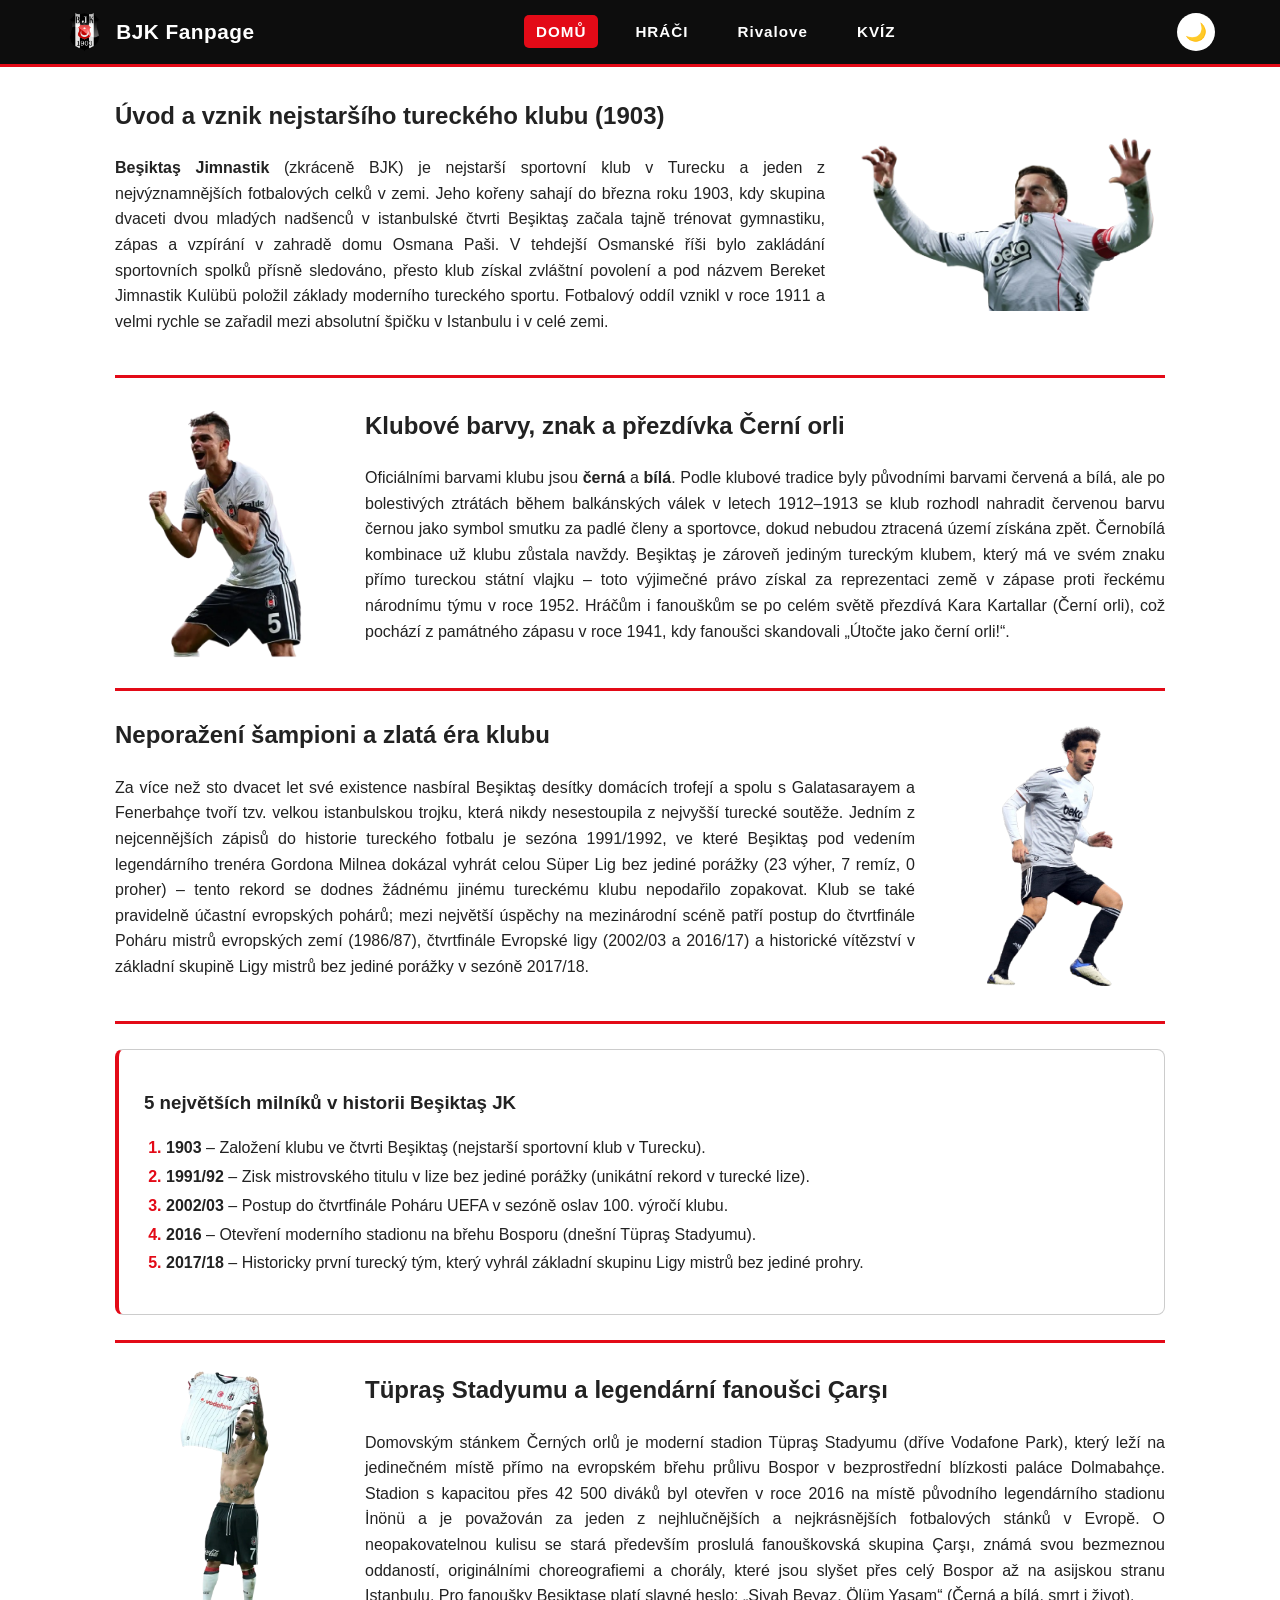
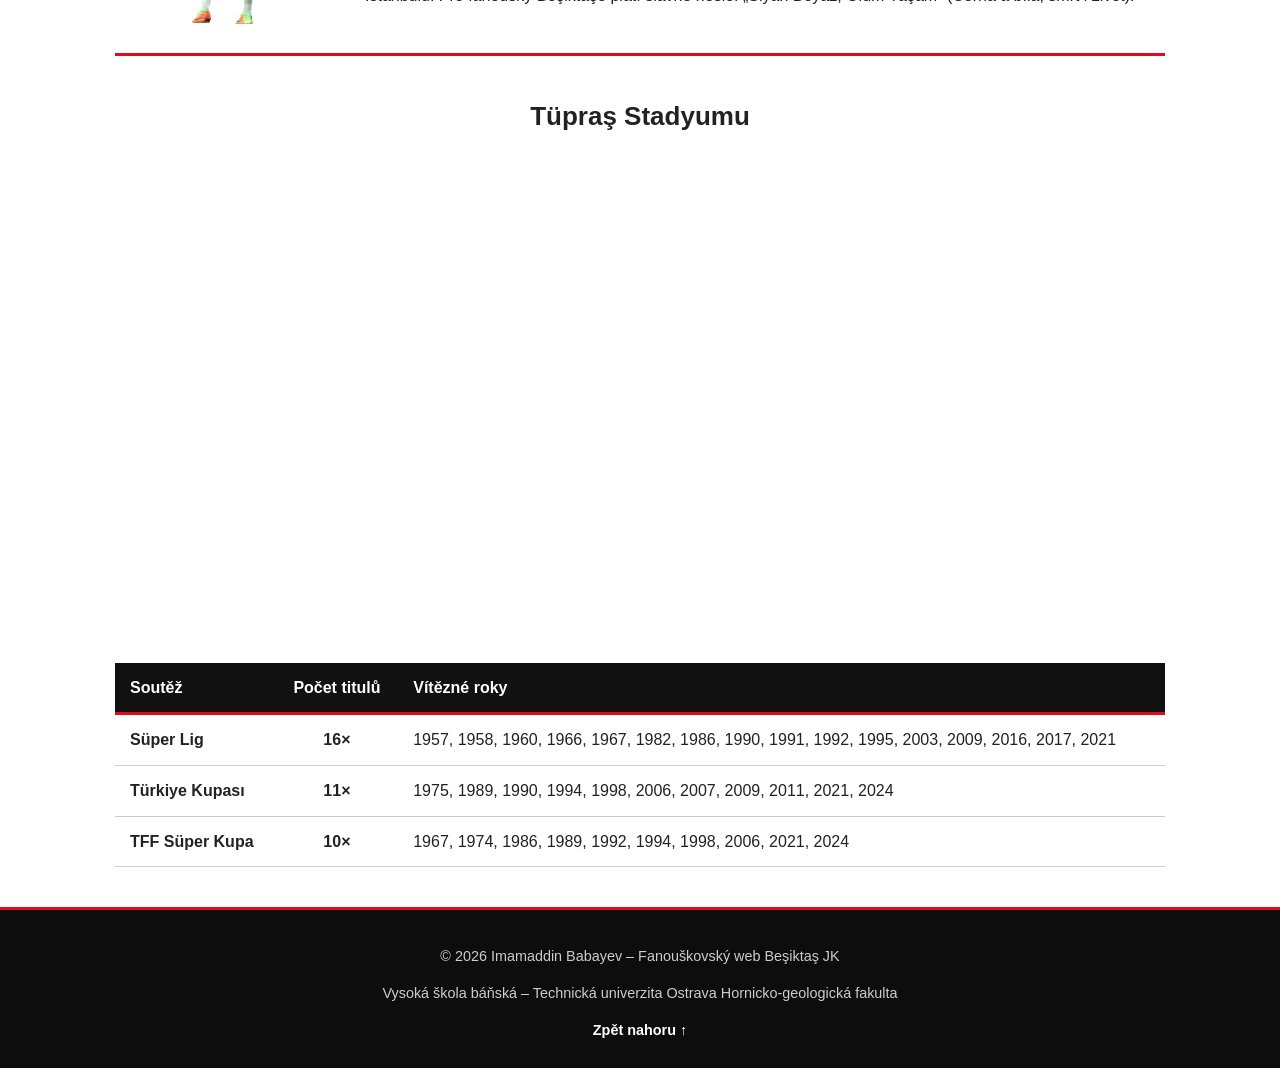
<file: index.html>
<!DOCTYPE html>
<html lang="cs">

<head>
    <meta charset="UTF-8">
    <meta name="viewport" content="width=device-width, initial-scale=1.0">
    <title>Besiktas</title>
    <link rel="stylesheet" href="css/style.css">
</head>

<body>
    <header>
        <div class="nav-container">
            <!-- Levá část: Znak klubu + název -->
            <a href="index.html" class="brand">
                <img src="img/besiktas.png" alt="Znak Beşiktaş JK" class="brand-logo">
                <span>BJK Fanpage</span>
            </a>

            <!-- Střední část: Navigace -->
            <nav>
                <ul>
                    <li><a href="index.html" class="active">DOMŮ</a></li>
                    <li><a href="hrace.html">HRÁČI</a></li>
                    <li><a href="rivalove.html">Rivalove</a></li>
                    <li><a href="fanzone.html">KVÍZ</a></li>
                </ul>
            </nav>

            <!-- Pravá část: Kulaté tlačítko pro tmavý režim -->
            <button id="theme-toggle" class="theme-btn" title="Přepnout režim">🌙</button>
        </div>
    </header>
    <main>
        <section class="sekce-hrac">
            <div class="text-blok">
                <h2>Úvod a vznik nejstaršího tureckého klubu (1903)</h2>
                <p><strong>Beşiktaş Jimnastik </strong> (zkráceně BJK) je nejstarší sportovní klub v Turecku a jeden z
                    nejvýznamnějších
                    fotbalových celků v zemi. Jeho kořeny sahají do března roku 1903, kdy skupina dvaceti dvou mladých
                    nadšenců
                    v istanbulské čtvrti Beşiktaş začala tajně trénovat gymnastiku, zápas a vzpírání v zahradě domu
                    Osmana Paši.
                    V tehdejší Osmanské říši bylo zakládání sportovních spolků přísně sledováno, přesto klub získal
                    zvláštní
                    povolení a pod názvem Bereket Jimnastik Kulübü položil základy moderního tureckého sportu. Fotbalový
                    oddíl
                    vznikl v roce 1911 a velmi rychle se zařadil mezi absolutní špičku v Istanbulu i v celé zemi.</p>


            </div>
            <img src="img/orkun.png" alt="Hráč Beşiktaş JK" class="hrac-foto atiba">
        </section>
      
        <hr>
        <section class="sekce-hrac">
            <img src="img/pepe.png" alt="Hráč Beşiktaş JK" class="hrac-foto">
            <div class="text-blok">
                <h2> Klubové barvy, znak a přezdívka Černí orli</h2>
                <p>Oficiálními barvami klubu jsou <strong>černá</strong> a <strong> bílá</strong>. Podle klubové tradice
                    byly
                    původními barvami červená a bílá, ale
                    po bolestivých ztrátách během balkánských válek v letech 1912–1913 se klub rozhodl nahradit červenou
                    barvu
                    černou jako symbol smutku za padlé členy a sportovce, dokud nebudou ztracená území získána zpět.
                    Černobílá
                    kombinace už klubu zůstala navždy. Beşiktaş je zároveň jediným tureckým klubem, který má ve svém
                    znaku přímo
                    tureckou státní vlajku – toto výjimečné právo získal za reprezentaci země v zápase proti řeckému
                    národnímu
                    týmu v roce 1952. Hráčům i fanouškům se po celém světě přezdívá Kara Kartallar (Černí orli), což
                    pochází z
                    památného zápasu v roce 1941, kdy fanoušci skandovali „Útočte jako černí orli!“.</p>


            </div>

        </section>
        <hr>
        <section class="sekce-hrac">
            <div class="text-blok">
                <h2> Neporažení šampioni a zlatá éra klubu</h2>
                <p>Za více než sto dvacet let své existence nasbíral Beşiktaş desítky domácích trofejí a spolu s
                    Galatasarayem a
                    Fenerbahçe tvoří tzv. velkou istanbulskou trojku, která nikdy nesestoupila z nejvyšší turecké
                    soutěže.
                    Jedním z nejcennějších zápisů do historie tureckého fotbalu je sezóna 1991/1992, ve které Beşiktaş
                    pod
                    vedením legendárního trenéra Gordona Milnea dokázal vyhrát celou Süper Lig bez jediné porážky (23
                    výher, 7
                    remíz, 0 proher) – tento rekord se dodnes žádnému jinému tureckému klubu nepodařilo zopakovat. Klub
                    se také
                    pravidelně účastní evropských pohárů; mezi největší úspěchy na mezinárodní scéně patří postup do
                    čtvrtfinále
                    Poháru mistrů evropských zemí (1986/87), čtvrtfinále Evropské ligy (2002/03 a 2016/17) a historické
                    vítězství v základní skupině Ligy mistrů bez jediné porážky v sezóně 2017/18.</p>


            </div>
            <img src="img/ozyakup.png" alt="Hráč Beşiktaş JK" class="hrac-foto">

        </section>
        <hr>
           <section class="sekce-zebricek">
            <h3>5 největších milníků v historii Beşiktaş JK</h3>
            <ol class="cislovany-seznam">
                <li><strong>1903</strong> – Založení klubu ve čtvrti Beşiktaş (nejstarší sportovní klub v Turecku).</li>
                <li><strong>1991/92</strong> – Zisk mistrovského titulu v lize bez jediné porážky (unikátní rekord v
                    turecké lize).</li>
                <li><strong>2002/03</strong> – Postup do čtvrtfinále Poháru UEFA v sezóně oslav 100. výročí klubu.</li>
                <li><strong>2016</strong> – Otevření moderního stadionu na břehu Bosporu (dnešní Tüpraş Stadyumu).</li>
                <li><strong>2017/18</strong> – Historicky první turecký tým, který vyhrál základní skupinu Ligy mistrů
                    bez jediné prohry.</li>
            </ol>
        </section>
        <hr>
        <section class="sekce-hrac">
            <img src="img/quaresma.png" alt="Hráč Beşiktaş JK" class="hrac-foto">
            <div class="text-blok">
                <h2> Tüpraş Stadyumu a legendární fanoušci Çarşı</h2>
                <p>Domovským stánkem Černých orlů je moderní stadion Tüpraş Stadyumu (dříve Vodafone Park), který leží
                    na jedinečném
                    místě přímo na evropském břehu průlivu Bospor v bezprostřední blízkosti paláce Dolmabahçe. Stadion s
                    kapacitou
                    přes 42 500 diváků byl otevřen v roce 2016 na místě původního legendárního stadionu İnönü a je
                    považován za
                    jeden z nejhlučnějších a nejkrásnějších fotbalových stánků v Evropě. O neopakovatelnou kulisu se
                    stará především
                    proslulá fanouškovská skupina Çarşı, známá svou bezmeznou oddaností, originálními choreografiemi a
                    chorály,
                    které jsou slyšet přes celý Bospor až na asijskou stranu Istanbulu. Pro fanoušky Beşiktaşe platí
                    slavné heslo:
                    „Siyah Beyaz, Ölüm Yaşam“ (Černá a bílá, smrt i život).</p>


            </div>

        </section>
        <hr>
        <section class="mapa-stadionu">
            <h3>Tüpraş Stadyumu</h3>
            <iframe width="100%" height="350" style="border:0;" loading="lazy"
                referrerpolicy="no-referrer-when-downgrade"
                src="https://maps.google.com/maps?q=41.0394,28.9944&z=16&output=embed">
            </iframe>
        </section>
        <section class="sekce-hrac">
            <table>
                <thead>
                    <tr>
                        <th>Soutěž</th>
                        <th>Počet titulů</th>
                        <th>Vítězné roky</th>
                    </tr>
                </thead>
                <tbody>
                    <tr>
                        <td><strong>Süper Lig</strong></td>
                        <td><strong>16×</strong></td>
                        <td>1957, 1958, 1960, 1966, 1967, 1982, 1986, 1990, 1991, 1992, 1995, 2003, 2009, 2016, 2017,
                            2021</td>
                    </tr>

                    <tr>
                        <td><strong>Türkiye Kupası</strong></td>
                        <td><strong>11×</strong></td>
                        <td>1975, 1989, 1990, 1994, 1998, 2006, 2007, 2009, 2011, 2021, 2024</td>
                    </tr>

                    <tr>
                        <td><strong>TFF Süper Kupa</strong></td>
                        <td><strong>10×</strong></td>
                        <td>1967, 1974, 1986, 1989, 1992, 1994, 1998, 2006, 2021, 2024</td>
                    </tr>
                </tbody>
            </table>
        </section>
       
    </main>
    <footer>
        <div class="footer-container">
            <p>&copy; 2026 Imamaddin Babayev – Fanouškovský web Beşiktaş JK</p>
            <p>Vysoká škola báňská – Technická univerzita Ostrava Hornicko-geologická fakulta </p>
            <p><a href="#">Zpět nahoru ↑</a></p>
        </div>
    </footer>

    <script src="js/main.js"></script>
</body>


</html>
</file>
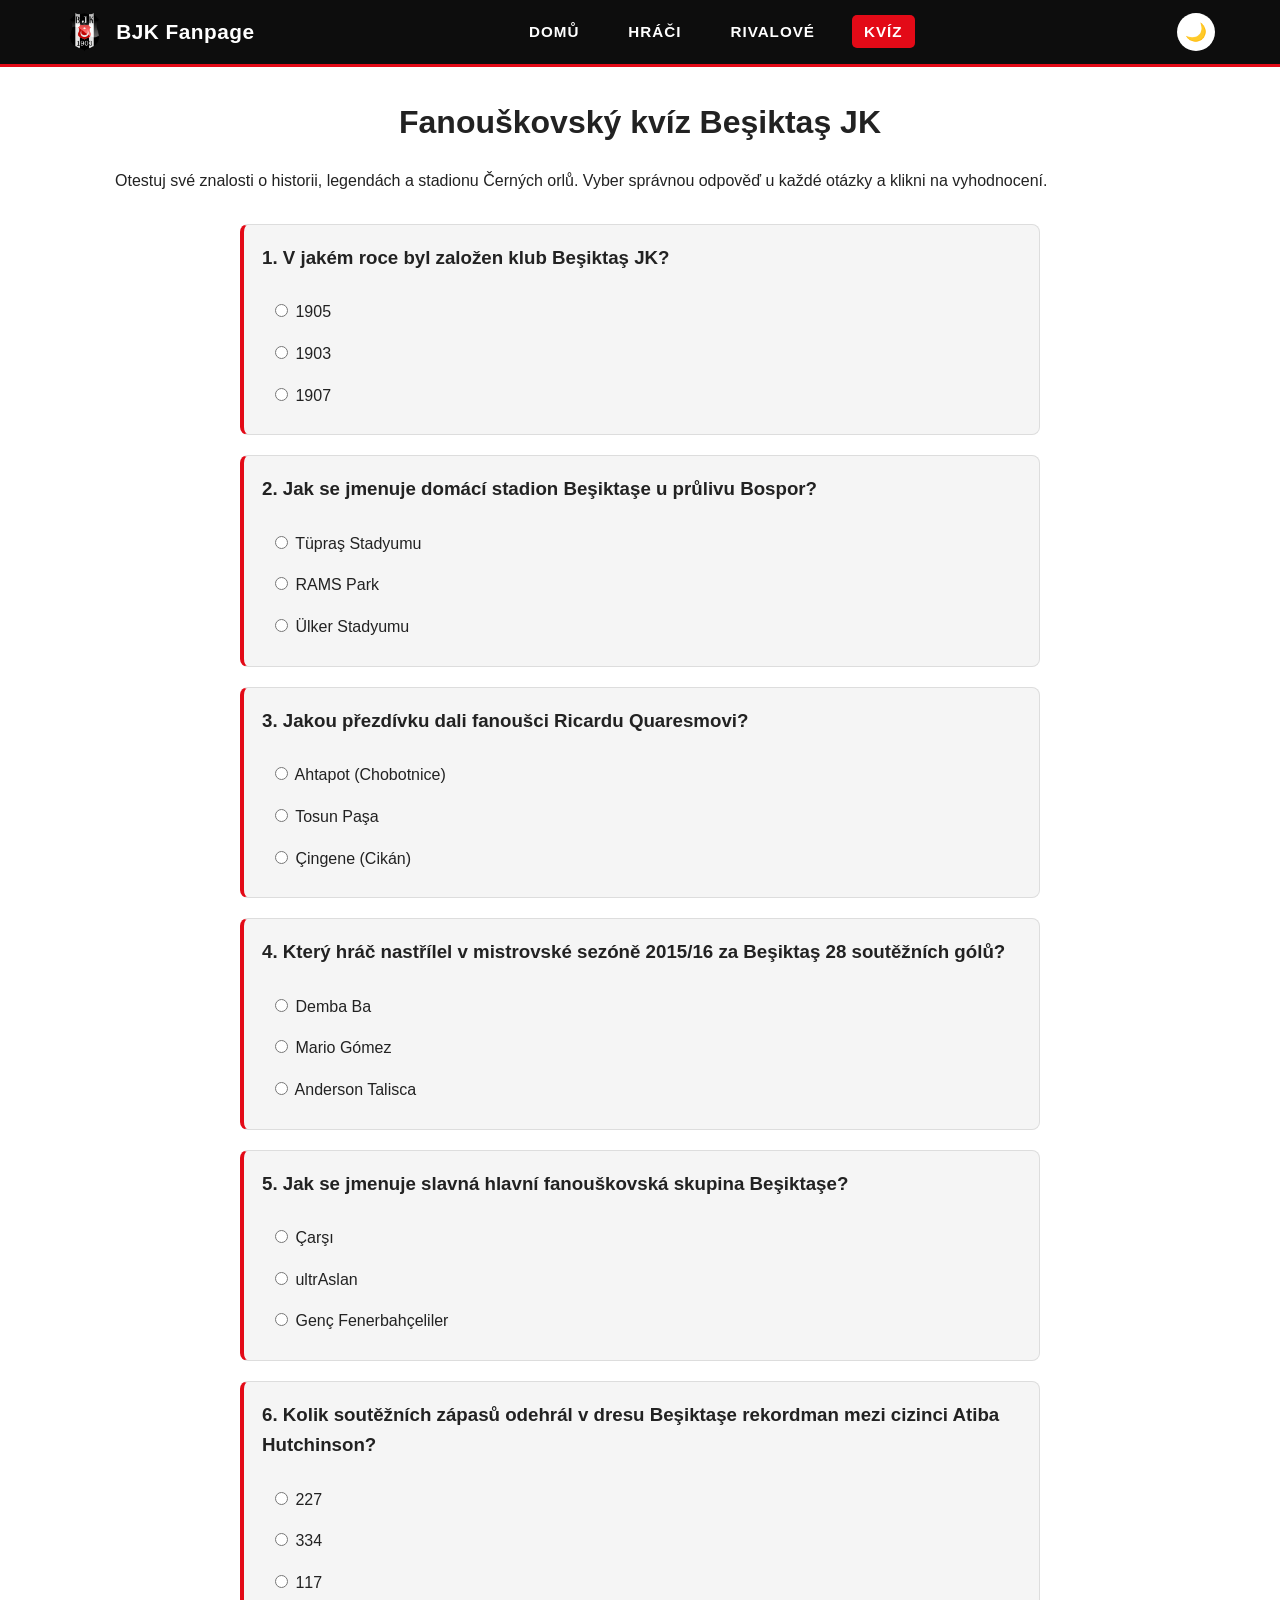
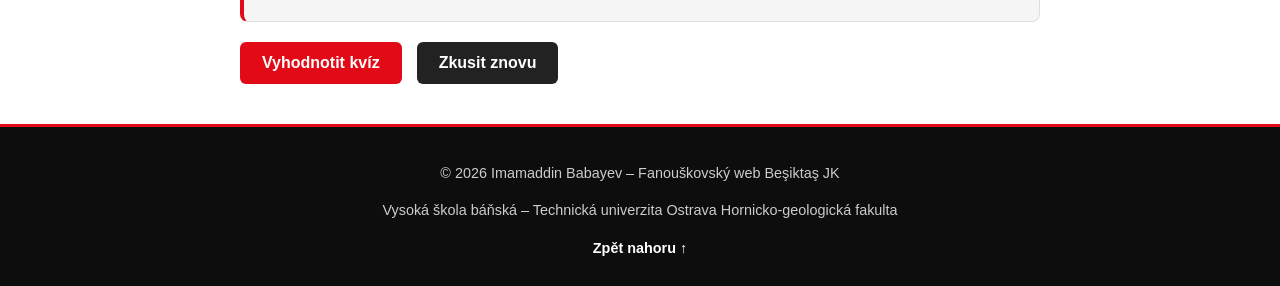
<file: fanzone.html>
<!DOCTYPE html>
<html lang="cs">

<head>
    <meta charset="UTF-8">
    <meta name="viewport" content="width=device-width, initial-scale=1.0">
    <title>Kvíz | BJK Fanpage</title>
    <link rel="stylesheet" href="css/style.css">
</head>

<body>
    <header>
        <div class="nav-container">
            <a href="index.html" class="brand">
                <img src="img/besiktas.png" alt="Znak Beşiktaş JK" class="brand-logo">
                <span>BJK Fanpage</span>
            </a>

            <nav>
                <ul>
                    <li><a href="index.html">DOMŮ</a></li>
                    <li><a href="hrace.html">HRÁČI</a></li>
                    <li><a href="rivalove.html">RIVALOVÉ</a></li>
                    <li><a href="fanzone.html" class="active">KVÍZ</a></li>
                </ul>
            </nav>

            <button id="theme-toggle" class="theme-btn" title="Přepnout režim">🌙</button>
        </div>
    </header>

    <main>
        <h1>Fanouškovský kvíz Beşiktaş JK</h1>
        <p>Otestuj své znalosti o historii, legendách a stadionu Černých orlů. Vyber správnou odpověď u každé otázky a klikni na vyhodnocení.</p>

        <form id="bjk-quiz" class="quiz-kontejner">
            <!-- Otázka 1 -->
            <div class="quiz-otazka">
                <h3>1. V jakém roce byl založen klub Beşiktaş JK?</h3>
                <label><input type="radio" name="q1" value="a"> 1905</label>
                <label><input type="radio" name="q1" value="b"> 1903</label>
                <label><input type="radio" name="q1" value="c"> 1907</label>
            </div>

            <!-- Otázka 2 -->
            <div class="quiz-otazka">
                <h3>2. Jak se jmenuje domácí stadion Beşiktaşe u průlivu Bospor?</h3>
                <label><input type="radio" name="q2" value="a"> Tüpraş Stadyumu</label>
                <label><input type="radio" name="q2" value="b"> RAMS Park</label>
                <label><input type="radio" name="q2" value="c"> Ülker Stadyumu</label>
            </div>

            <!-- Otázka 3 -->
            <div class="quiz-otazka">
                <h3>3. Jakou přezdívku dali fanoušci Ricardu Quaresmovi?</h3>
                <label><input type="radio" name="q3" value="a"> Ahtapot (Chobotnice)</label>
                <label><input type="radio" name="q3" value="b"> Tosun Paşa</label>
                <label><input type="radio" name="q3" value="c"> Çingene (Cikán)</label>
            </div>

            <!-- Otázka 4 -->
            <div class="quiz-otazka">
                <h3>4. Který hráč nastřílel v mistrovské sezóně 2015/16 za Beşiktaş 28 soutěžních gólů?</h3>
                <label><input type="radio" name="q4" value="a"> Demba Ba</label>
                <label><input type="radio" name="q4" value="b"> Mario Gómez</label>
                <label><input type="radio" name="q4" value="c"> Anderson Talisca</label>
            </div>

            <!-- Otázka 5 -->
            <div class="quiz-otazka">
                <h3>5. Jak se jmenuje slavná hlavní fanouškovská skupina Beşiktaşe?</h3>
                <label><input type="radio" name="q5" value="a"> Çarşı</label>
                <label><input type="radio" name="q5" value="b"> ultrAslan</label>
                <label><input type="radio" name="q5" value="c"> Genç Fenerbahçeliler</label>
            </div>

            <!-- Otázka 6 -->
            <div class="quiz-otazka">
                <h3>6. Kolik soutěžních zápasů odehrál v dresu Beşiktaşe rekordman mezi cizinci Atiba Hutchinson?</h3>
                <label><input type="radio" name="q6" value="a"> 227</label>
                <label><input type="radio" name="q6" value="b"> 334</label>
                <label><input type="radio" name="q6" value="c"> 117</label>
            </div>

            <div class="quiz-tlacitka">
                <button type="button" id="vyhodnotit-btn" class="btn-hlavni">Vyhodnotit kvíz</button>
                <button type="reset" id="reset-btn" class="btn-vedlejsi">Zkusit znovu</button>
            </div>
        </form>

        <div id="quiz-vysledek" class="quiz-vysledek"></div>
    </main>

    <footer>
        <div class="footer-container">
            <p>&copy; 2026 Imamaddin Babayev – Fanouškovský web Beşiktaş JK</p>
            <p>Vysoká škola báňská – Technická univerzita Ostrava Hornicko-geologická fakulta</p>
            <p><a href="#">Zpět nahoru ↑</a></p>
        </div>
    </footer>

    <script src="js/main.js"></script>
</body>

</html>
</file>
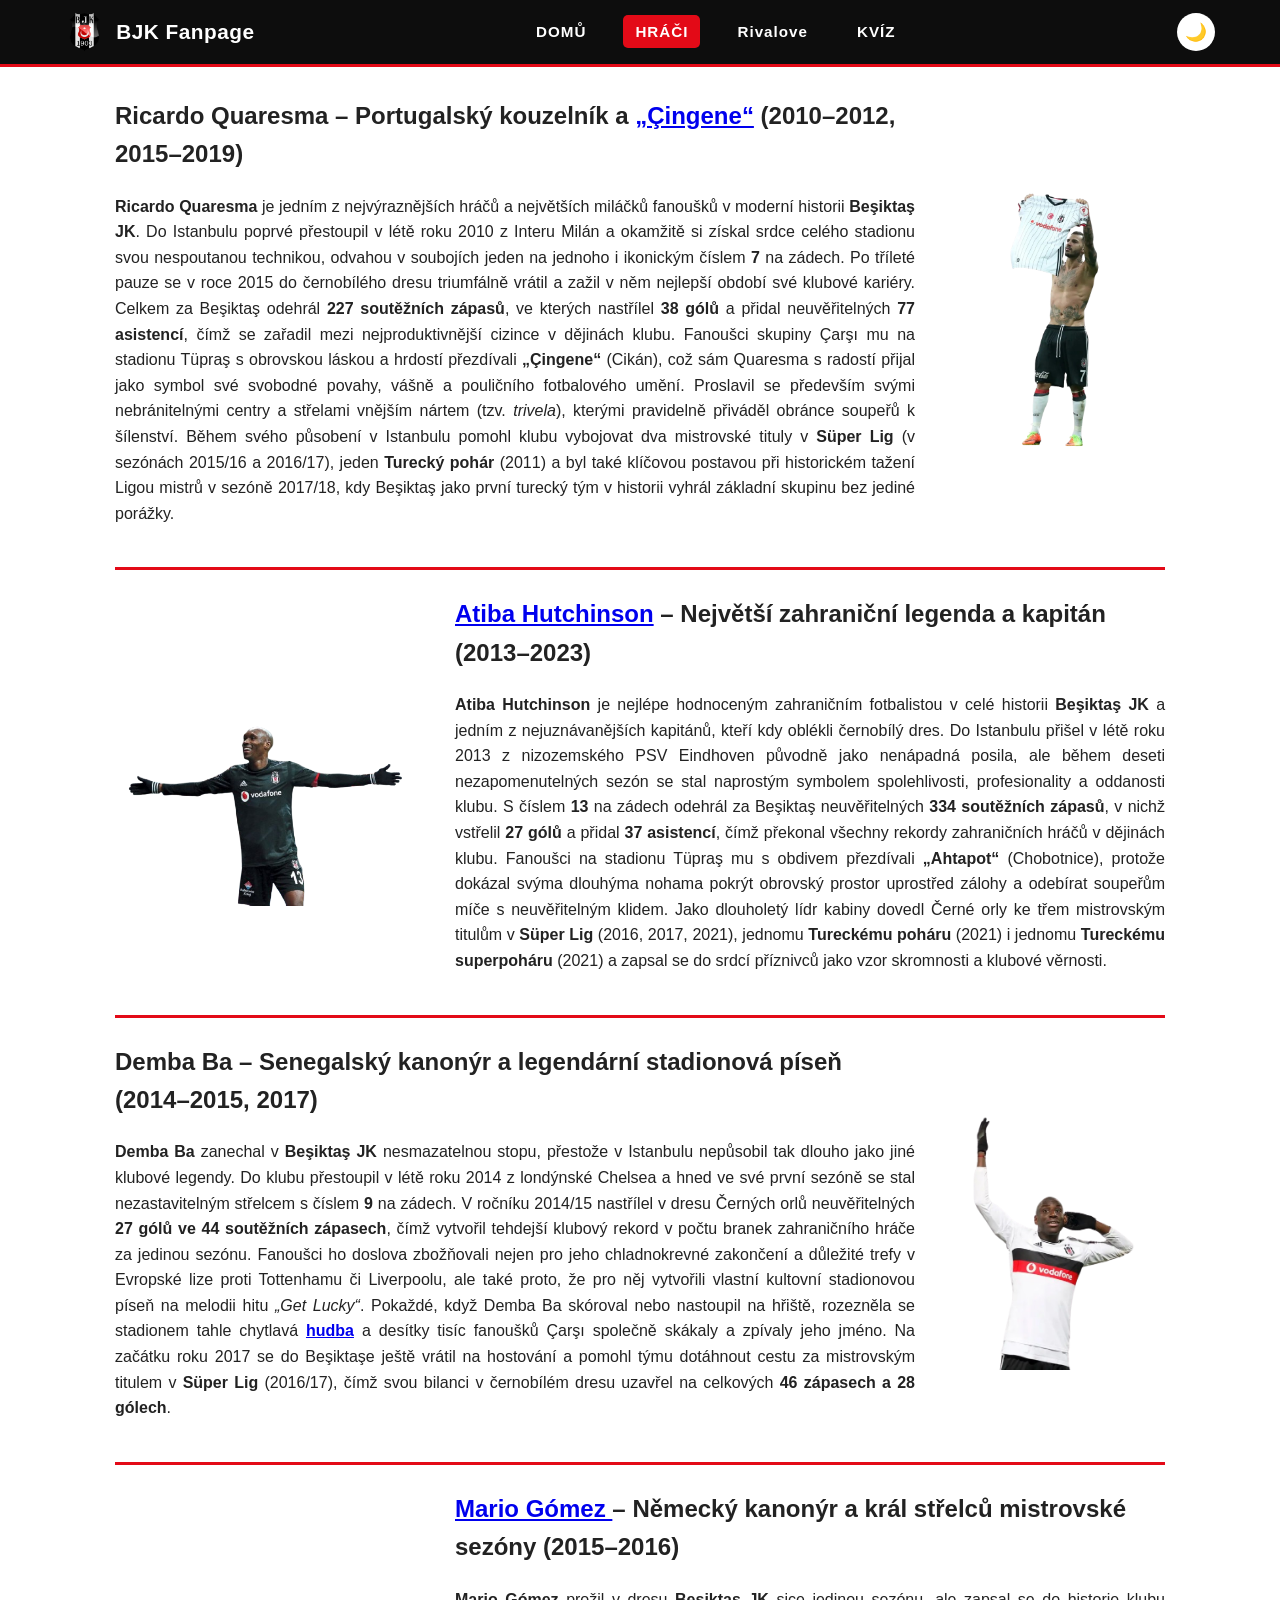
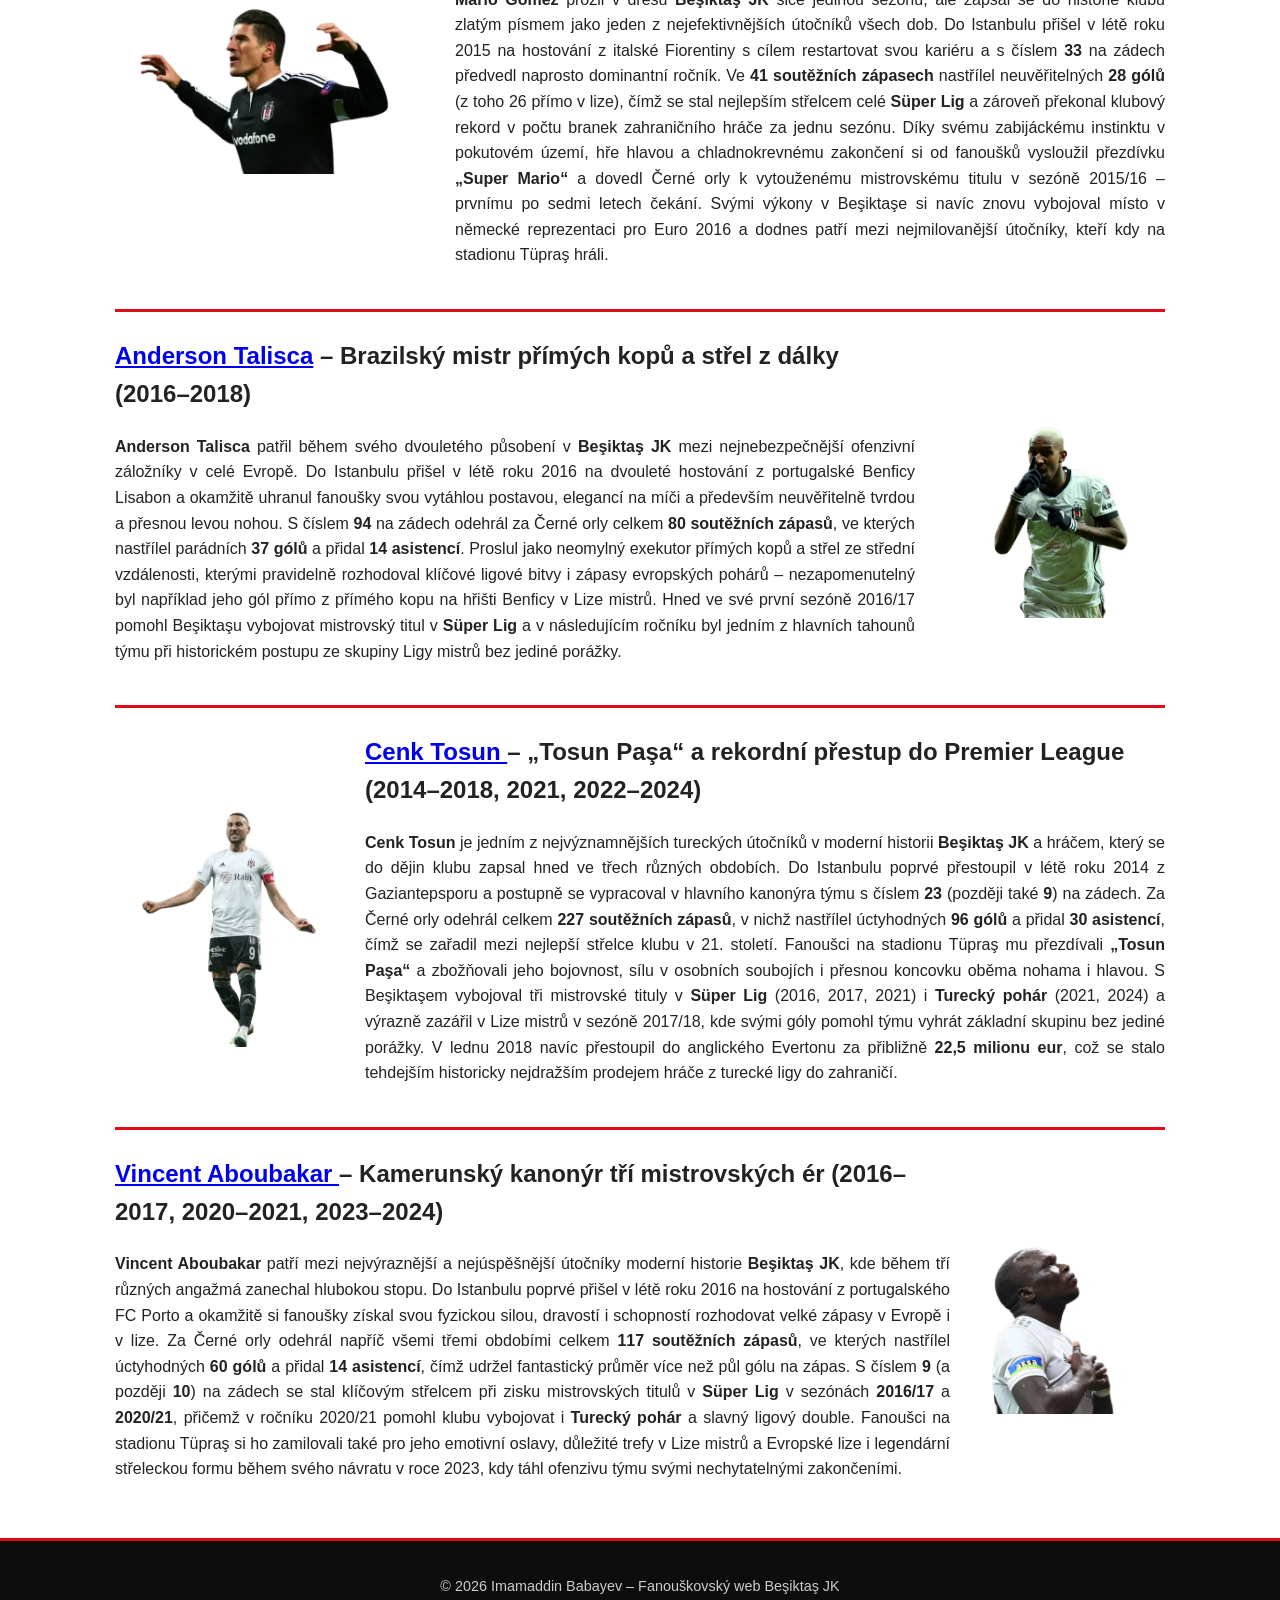
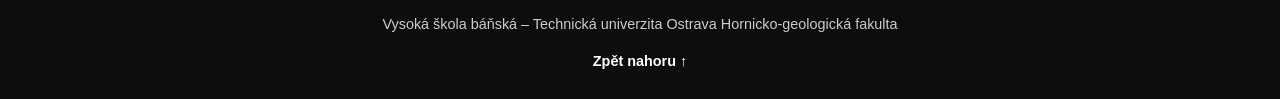
<file: hrace.html>
<!DOCTYPE html>
<html lang="cs">

<head>
    <meta charset="UTF-8">
    <meta name="viewport" content="width=device-width, initial-scale=1.0">
    <title>Legends</title>
    <link rel="stylesheet" href="css/style.css">

</head>

<body>
    <header>
        <div class="nav-container">
            <!-- Levá část: Znak klubu + název -->
            <a href="index.html" class="brand">
                <img src="img/besiktas.png" alt="Znak Beşiktaş JK" class="brand-logo">
                <span>BJK Fanpage</span>
            </a>

            <!-- Střední část: Navigace -->
            <nav>
                <ul>
                     <li><a href="index.html">DOMŮ</a></li>
                    <li><a href="hrace.html" class="active">HRÁČI</a></li>
                    <li><a href="rivalove.html">Rivalove</a></li>
                    <li><a href="fanzone.html">KVÍZ</a></li>
                </ul>
            </nav>

            <!-- Pravá část: Kulaté tlačítko pro tmavý režim -->
            <button id="theme-toggle" class="theme-btn" title="Přepnout režim">🌙</button>
        </div>
    </header>
    <main>
        <section class="sekce-hrac">
            <div class="text-blok">
                <h2>Ricardo Quaresma – Portugalský kouzelník a <a
                        href="https://www.youtube.com/watch?v=mHmydKNGcqQ&t=59s" target="_blank"
                        rel="noopener noreferrer"><strong>„Çingene“</strong></a> (2010–2012, 2015–2019)</h2>
                <p><strong>Ricardo Quaresma</strong> je jedním z nejvýraznějších hráčů a největších miláčků fanoušků v
                    moderní historii <strong>Beşiktaş JK</strong>. Do Istanbulu poprvé přestoupil v létě roku 2010 z
                    Interu Milán a okamžitě si získal srdce celého stadionu svou nespoutanou technikou, odvahou v
                    soubojích jeden na jednoho i ikonickým číslem <strong>7</strong> na zádech. Po tříleté pauze se v
                    roce 2015 do černobílého dresu triumfálně vrátil a zažil v něm nejlepší období své klubové kariéry.
                    Celkem za Beşiktaş odehrál <strong>227 soutěžních zápasů</strong>, ve kterých nastřílel <strong>38
                        gólů</strong> a přidal neuvěřitelných <strong>77 asistencí</strong>, čímž se zařadil mezi
                    nejproduktivnější cizince v dějinách klubu. Fanoušci skupiny Çarşı mu na stadionu Tüpraş s obrovskou
                    láskou a hrdostí přezdívali <strong>„Çingene“</strong> (Cikán), což sám Quaresma s radostí přijal
                    jako symbol své svobodné povahy, vášně a pouličního fotbalového umění. Proslavil se především svými
                    nebránitelnými centry a střelami vnějším nártem (tzv. <em>trivela</em>), kterými pravidelně přiváděl
                    obránce soupeřů k šílenství. Během svého působení v Istanbulu pomohl klubu vybojovat dva mistrovské
                    tituly v <strong>Süper Lig</strong> (v sezónách 2015/16 a 2016/17), jeden <strong>Turecký
                        pohár</strong> (2011) a byl také klíčovou postavou při historickém tažení Ligou mistrů v sezóně
                    2017/18, kdy Beşiktaş jako první turecký tým v historii vyhrál základní skupinu bez jediné porážky.
                </p>
            </div>
            <img src="img/quaresma.png" alt="Ricardo Quaresma" class="hrac-foto">
        </section>
        <hr>
        <section class="sekce-hrac">
            <img src="img/atiba.png" alt="Atiba Hutchinson" class="hrac-foto atiba">
            <div class="text-blok">
                <h2> <a href="https://www.youtube.com/watch?v=ymN8bdajtyM" target="_blank" rel="noopener noreferrer">
                        Atiba Hutchinson</a> – Největší zahraniční legenda a kapitán (2013–2023)</h2>
                <p><strong>Atiba Hutchinson</strong> je nejlépe hodnoceným zahraničním fotbalistou v celé historii
                    <strong>Beşiktaş JK</strong> a jedním z nejuznávanějších kapitánů, kteří kdy oblékli černobílý dres.
                    Do Istanbulu přišel v létě roku 2013 z nizozemského PSV Eindhoven původně jako nenápadná posila, ale
                    během deseti nezapomenutelných sezón se stal naprostým symbolem spolehlivosti, profesionality a
                    oddanosti klubu. S číslem <strong>13</strong> na zádech odehrál za Beşiktaş neuvěřitelných
                    <strong>334 soutěžních zápasů</strong>, v nichž vstřelil <strong>27 gólů</strong> a přidal
                    <strong>37 asistencí</strong>, čímž překonal všechny rekordy zahraničních hráčů v dějinách klubu.
                    Fanoušci na stadionu Tüpraş mu s obdivem přezdívali <strong>„Ahtapot“</strong> (Chobotnice), protože
                    dokázal svýma dlouhýma nohama pokrýt obrovský prostor uprostřed zálohy a odebírat soupeřům míče s
                    neuvěřitelným klidem. Jako dlouholetý lídr kabiny dovedl Černé orly ke třem mistrovským titulům v
                    <strong>Süper Lig</strong> (2016, 2017, 2021), jednomu <strong>Tureckému poháru</strong> (2021) i
                    jednomu <strong>Tureckému superpoháru</strong> (2021) a zapsal se do srdcí příznivců jako vzor
                    skromnosti a klubové věrnosti.
                </p>
            </div>

        </section>
        <hr>
        <section class="sekce-hrac">
            <div class="text-blok">
                <h2>Demba Ba – Senegalský kanonýr a legendární stadionová píseň (2014–2015, 2017)</h2>
                <p><strong>Demba Ba</strong> zanechal v <strong>Beşiktaş JK</strong> nesmazatelnou stopu, přestože v
                    Istanbulu nepůsobil tak dlouho jako jiné klubové legendy. Do klubu přestoupil v létě roku 2014 z
                    londýnské Chelsea a hned ve své první sezóně se stal nezastavitelným střelcem s číslem
                    <strong>9</strong> na zádech. V ročníku 2014/15 nastřílel v dresu Černých orlů neuvěřitelných
                    <strong>27 gólů ve 44 soutěžních zápasech</strong>, čímž vytvořil tehdejší klubový rekord v počtu
                    branek zahraničního hráče za jedinou sezónu. Fanoušci ho doslova zbožňovali nejen pro jeho
                    chladnokrevné zakončení a důležité trefy v Evropské lize proti Tottenhamu či Liverpoolu, ale také
                    proto, že pro něj vytvořili vlastní kultovní stadionovou píseň na melodii hitu <em>„Get Lucky“</em>.
                    Pokaždé, když Demba Ba skóroval nebo nastoupil na hřiště, rozezněla se stadionem tahle chytlavá <a
                        href="https://www.youtube.com/watch?v=TEkpJt-MjUA&pp=ygUZQmVzaWt0YXMgRGVtYmEgQmEgc2Fya2lzaQ%3D%3D"
                        target="_blank" rel="noopener noreferrer"><strong>hudba</strong></a> a desítky tisíc fanoušků
                    Çarşı společně
                    skákaly a zpívaly jeho jméno. Na začátku roku 2017 se do Beşiktaşe ještě vrátil na hostování a
                    pomohl týmu dotáhnout cestu za mistrovským titulem v <strong>Süper Lig</strong> (2016/17), čímž svou
                    bilanci v černobílém dresu uzavřel na celkových <strong>46 zápasech a 28 gólech</strong>.
                </p>
            </div>
            <img src="img/dembaba.png" alt="Demba Ba" class="hrac-foto">
        </section>
        <hr>

        <section class="sekce-hrac ">
            <img src="img/mario.png" alt="Mario Gómez" class="hrac-foto atiba">
            <div class="text-blok">
                <h2> <a href="https://www.youtube.com/watch?v=CRgpbV7Qa7M&pp=ygUWbWFyaW8gZ29tZXogYmXFn2lrdGHFnw%3D%3D"
                        target="_blank" rel="noopener noreferrer">Mario Gómez </a> – Německý kanonýr a král střelců
                    mistrovské sezóny (2015–2016)</h2>
                <p><strong>Mario Gómez</strong> prožil v dresu <strong>Beşiktaş JK</strong> sice jedinou sezónu, ale
                    zapsal se do historie klubu zlatým písmem jako jeden z nejefektivnějších útočníků všech dob. Do
                    Istanbulu přišel v létě roku 2015 na hostování z italské Fiorentiny s cílem restartovat svou kariéru
                    a s číslem <strong>33</strong> na zádech předvedl naprosto dominantní ročník. Ve <strong>41
                        soutěžních zápasech</strong> nastřílel neuvěřitelných <strong>28 gólů</strong> (z toho 26 přímo
                    v lize), čímž se stal nejlepším střelcem celé <strong>Süper Lig</strong> a zároveň překonal klubový
                    rekord v počtu branek zahraničního hráče za jednu sezónu. Díky svému zabijáckému instinktu v
                    pokutovém území, hře hlavou a chladnokrevnému zakončení si od fanoušků vysloužil přezdívku
                    <strong>„Super Mario“</strong> a dovedl Černé orly k vytouženému mistrovskému titulu v sezóně
                    2015/16 – prvnímu po sedmi letech čekání. Svými výkony v Beşiktaşe si navíc znovu vybojoval místo v
                    německé reprezentaci pro Euro 2016 a dodnes patří mezi nejmilovanější útočníky, kteří kdy na
                    stadionu Tüpraş hráli.
                </p>
            </div>

        </section>
        <hr>
        <section class="sekce-hrac">
            <div class="text-blok">
                <h2><a href="https://youtu.be/UneNqIggmWo?si=qOGAt3dOnYgBWRbD" target="_blank" rel="noopener noreferrer">Anderson Talisca</a> – Brazilský mistr přímých kopů a střel z dálky (2016–2018)</h2>
                <p><strong>Anderson Talisca</strong> patřil během svého dvouletého působení v <strong>Beşiktaş
                        JK</strong> mezi nejnebezpečnější ofenzivní záložníky v celé Evropě. Do Istanbulu přišel v létě
                    roku 2016 na dvouleté hostování z portugalské Benficy Lisabon a okamžitě uhranul fanoušky svou
                    vytáhlou postavou, elegancí na míči a především neuvěřitelně tvrdou a přesnou levou nohou. S číslem
                    <strong>94</strong> na zádech odehrál za Černé orly celkem <strong>80 soutěžních zápasů</strong>, ve
                    kterých nastřílel parádních <strong>37 gólů</strong> a přidal <strong>14 asistencí</strong>. Proslul
                    jako neomylný exekutor přímých kopů a střel ze střední vzdálenosti, kterými pravidelně rozhodoval
                    klíčové ligové bitvy i zápasy evropských pohárů – nezapomenutelný byl například jeho gól přímo z
                    přímého kopu na hřišti Benficy v Lize mistrů. Hned ve své první sezóně 2016/17 pomohl Beşiktaşu
                    vybojovat mistrovský titul v <strong>Süper Lig</strong> a v následujícím ročníku byl jedním z
                    hlavních tahounů týmu při historickém postupu ze skupiny Ligy mistrů bez jediné porážky.</p>
            </div>
            <img src="img/talisca.png" alt="Anderson Talisca" class="hrac-foto">
        </section>
        <hr>
        <section class="sekce-hrac ">
            <img src="img/cenk.png" alt="Cenk Tosun" class="hrac-foto">
            <div class="text-blok">
                <h2><a href="https://youtu.be/oLLgRp3SAa0?si=2TR9R45f4oeI6QJT" target="_blank" rel="noopener noreferrer">Cenk Tosun </a>– „Tosun Paşa“ a rekordní přestup do Premier League (2014–2018, 2021, 2022–2024)</h2>
                <p><strong>Cenk Tosun</strong> je jedním z nejvýznamnějších tureckých útočníků v moderní historii
                    <strong>Beşiktaş JK</strong> a hráčem, který se do dějin klubu zapsal hned ve třech různých
                    obdobích. Do Istanbulu poprvé přestoupil v létě roku 2014 z Gaziantepsporu a postupně se vypracoval
                    v hlavního kanonýra týmu s číslem <strong>23</strong> (později také <strong>9</strong>) na zádech.
                    Za Černé orly odehrál celkem <strong>227 soutěžních zápasů</strong>, v nichž nastřílel úctyhodných
                    <strong>96 gólů</strong> a přidal <strong>30 asistencí</strong>, čímž se zařadil mezi nejlepší
                    střelce klubu v 21. století. Fanoušci na stadionu Tüpraş mu přezdívali <strong>„Tosun Paşa“</strong>
                    a zbožňovali jeho bojovnost, sílu v osobních soubojích i přesnou koncovku oběma nohama i hlavou. S
                    Beşiktaşem vybojoval tři mistrovské tituly v <strong>Süper Lig</strong> (2016, 2017, 2021) i
                    <strong>Turecký pohár</strong> (2021, 2024) a výrazně zazářil v Lize mistrů v sezóně 2017/18, kde
                    svými góly pomohl týmu vyhrát základní skupinu bez jediné porážky. V lednu 2018 navíc přestoupil do
                    anglického Evertonu za přibližně <strong>22,5 milionu eur</strong>, což se stalo tehdejším
                    historicky nejdražším prodejem hráče z turecké ligy do zahraničí.</p>
            </div>

        </section>
        <hr>
        <section class="sekce-hrac">
            <div class="text-blok">
                <h2><a href="https://youtu.be/BeOabLOdC2Q?si=3akAKP8BNQAAz1AQ" target="_blank" rel="noopener noreferrer">Vincent Aboubakar </a>– Kamerunský kanonýr tří mistrovských ér (2016–2017, 2020–2021, 2023–2024)</h2>
                <p><strong>Vincent Aboubakar</strong> patří mezi nejvýraznější a nejúspěšnější útočníky moderní historie
                    <strong>Beşiktaş JK</strong>, kde během tří různých angažmá zanechal hlubokou stopu. Do Istanbulu
                    poprvé přišel v létě roku 2016 na hostování z portugalského FC Porto a okamžitě si fanoušky získal
                    svou fyzickou silou, dravostí i schopností rozhodovat velké zápasy v Evropě i v lize. Za Černé orly
                    odehrál napříč všemi třemi obdobími celkem <strong>117 soutěžních zápasů</strong>, ve kterých
                    nastřílel úctyhodných <strong>60 gólů</strong> a přidal <strong>14 asistencí</strong>, čímž udržel
                    fantastický průměr více než půl gólu na zápas. S číslem <strong>9</strong> (a později
                    <strong>10</strong>) na zádech se stal klíčovým střelcem při zisku mistrovských titulů v
                    <strong>Süper Lig</strong> v sezónách <strong>2016/17</strong> a <strong>2020/21</strong>, přičemž v
                    ročníku 2020/21 pomohl klubu vybojovat i <strong>Turecký pohár</strong> a slavný ligový double.
                    Fanoušci na stadionu Tüpraş si ho zamilovali také pro jeho emotivní oslavy, důležité trefy v Lize
                    mistrů a Evropské lize i legendární střeleckou formu během svého návratu v roce 2023, kdy táhl
                    ofenzivu týmu svými nechytatelnými zakončeními.</p>
            </div>
            <img src="img/abo.png" alt="Vincent Aboubakar" class="hrac-foto abo">
        </section>
    </main>
    <footer>
        <div class="footer-container">
            <p>&copy; 2026 Imamaddin Babayev – Fanouškovský web Beşiktaş JK</p>
            <p>Vysoká škola báňská – Technická univerzita Ostrava Hornicko-geologická fakulta </p>
            <p><a href="#">Zpět nahoru ↑</a></p>
        </div>
    </footer>
    <script src="js/main.js"></script>

</body>

</html>
</file>
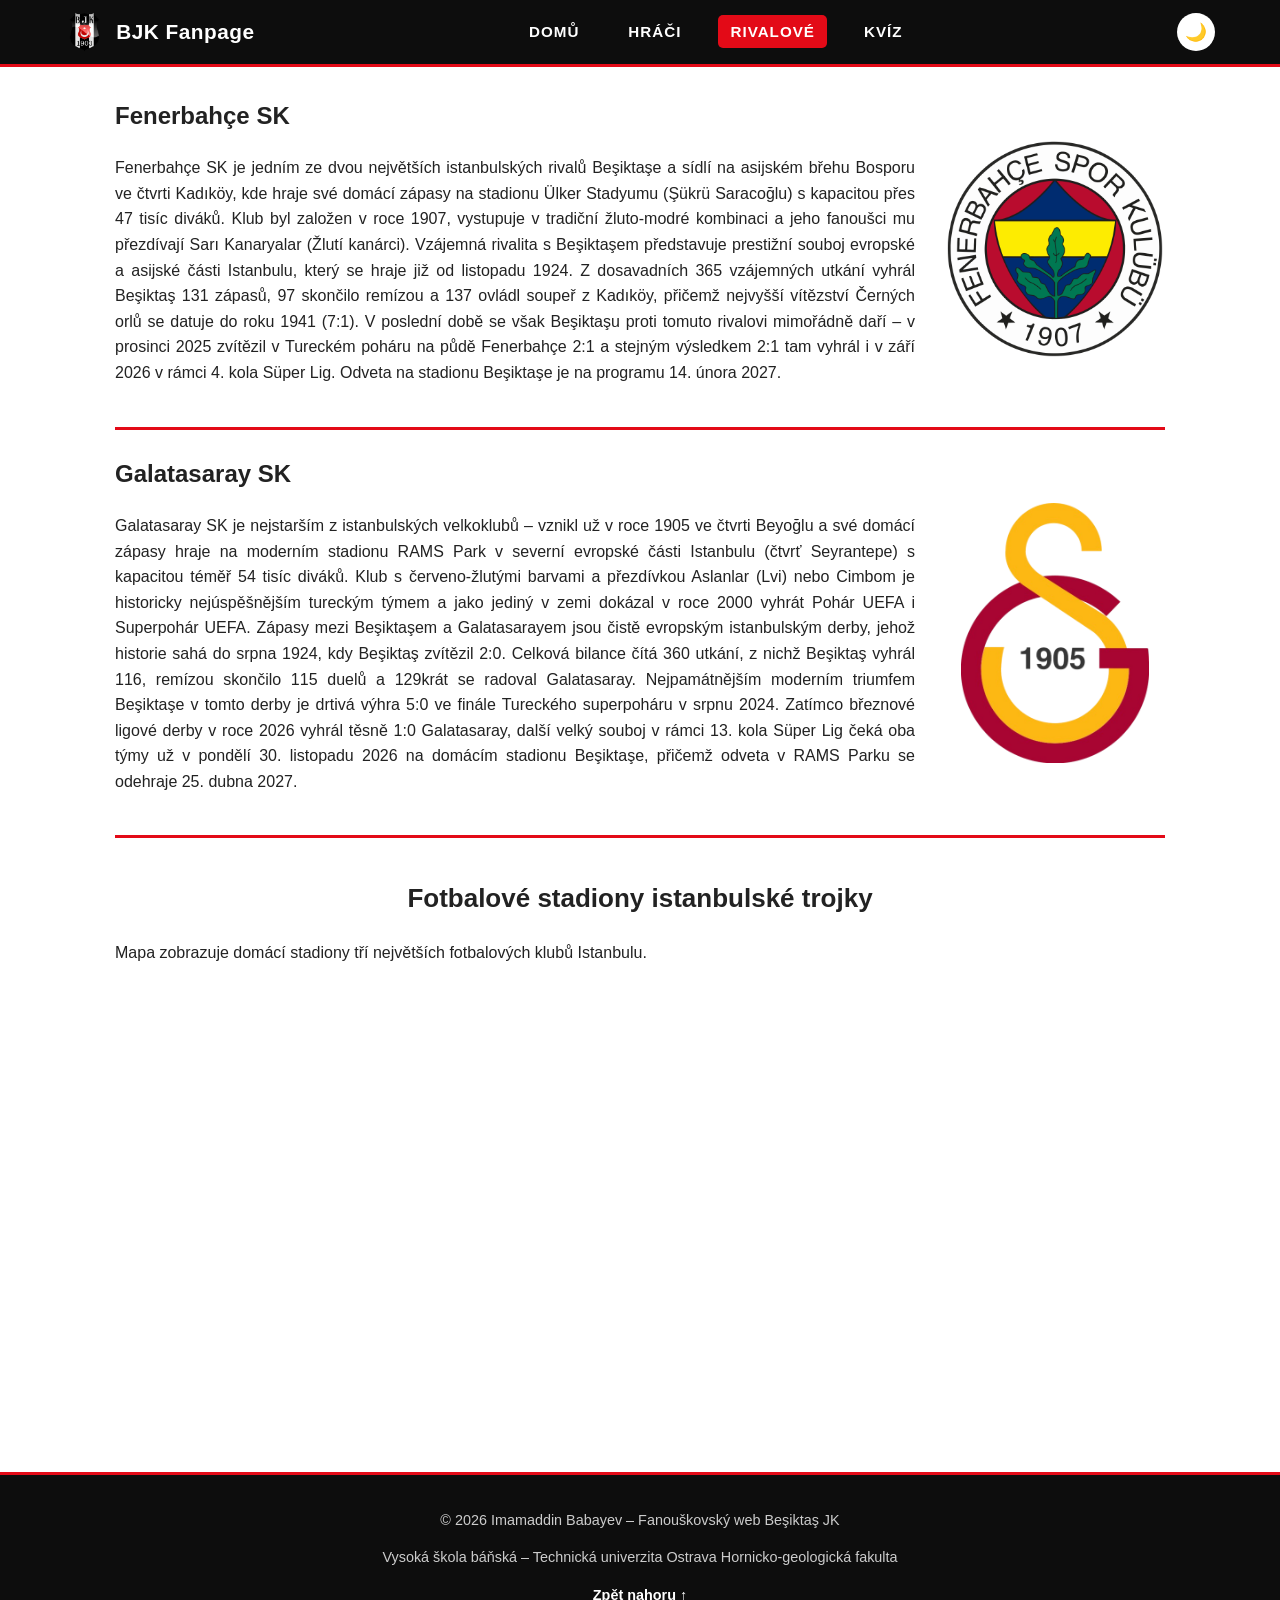
<file: rivalove.html>
<!DOCTYPE html>
<html lang="cs">

<head>
    <meta charset="UTF-8">
    <meta name="viewport" content="width=device-width, initial-scale=1.0">
    <title>Soupeři | BJK Fanpage</title>
    <link rel="stylesheet" href="css/style.css">
</head>

<body>
    <header>
        <div class="nav-container">
            <!-- Levá část: Znak klubu + název -->
            <a href="index.html" class="brand">
                <img src="img/besiktas.png" alt="Znak Beşiktaş JK" class="brand-logo">
                <span>BJK Fanpage</span>
            </a>

            <!-- Střední část: Navigace -->
            <nav>
                <ul>
                    <li><a href="index.html">DOMŮ</a></li>
                    <li><a href="hrace.html">HRÁČI</a></li>
                    <li><a href="rivalove.html" class="active">RIVALOVÉ</a></li>
                    <li><a href="fanzone.html">KVÍZ</a></li>
                </ul>
            </nav>

            <!-- Pravá část: Kulaté tlačítko pro tmavý režim -->
            <button id="theme-toggle" class="theme-btn" title="Přepnout režim">🌙</button>
        </div>
    </header>

    <main>
        <!-- Sekce 1: Fenerbahçe SK -->
        <section class="sekce-rival">
            <div class="text-blok">
                <h2>Fenerbahçe SK</h2>
                <p>
                    Fenerbahçe SK je jedním ze dvou největších istanbulských rivalů Beşiktaşe a sídlí na asijském břehu
                    Bosporu ve čtvrti Kadıköy, kde hraje své domácí zápasy na stadionu Ülker Stadyumu (Şükrü Saracoğlu)
                    s
                    kapacitou přes 47 tisíc diváků. Klub byl založen v roce 1907, vystupuje v tradiční žluto-modré
                    kombinaci
                    a jeho fanoušci mu přezdívají Sarı Kanaryalar (Žlutí kanárci). Vzájemná rivalita s Beşiktaşem
                    představuje prestižní souboj evropské a asijské části Istanbulu, který se hraje již od listopadu
                    1924. Z
                    dosavadních 365 vzájemných utkání vyhrál Beşiktaş 131 zápasů, 97 skončilo remízou a 137 ovládl
                    soupeř z
                    Kadıköy, přičemž nejvyšší vítězství Černých orlů se datuje do roku 1941 (7:1). V poslední době se
                    však
                    Beşiktaşu proti tomuto rivalovi mimořádně daří – v prosinci 2025 zvítězil v Tureckém poháru na půdě
                    Fenerbahçe 2:1 a stejným výsledkem 2:1 tam vyhrál i v září 2026 v rámci 4. kola Süper Lig. Odveta na
                    stadionu Beşiktaşe je na programu 14. února 2027.
                </p>
            </div>
            <img src="./img/fener.webp" alt="Logo Fenerbahçe SK" class="hrac-foto">
        </section>

     <hr>

        <!-- Sekce 2: Galatasaray SK -->
        <section class="sekce-rival">
            <div class="text-blok">
                <h2>Galatasaray SK</h2>
                <p>
                    Galatasaray SK je nejstarším z istanbulských velkoklubů – vznikl už v roce 1905 ve čtvrti Beyoğlu a
                    své
                    domácí zápasy hraje na moderním stadionu RAMS Park v severní evropské části Istanbulu (čtvrť
                    Seyrantepe)
                    s kapacitou téměř 54 tisíc diváků. Klub s červeno-žlutými barvami a přezdívkou Aslanlar (Lvi) nebo
                    Cimbom je historicky nejúspěšnějším tureckým týmem a jako jediný v zemi dokázal v roce 2000 vyhrát
                    Pohár
                    UEFA i Superpohár UEFA. Zápasy mezi Beşiktaşem a Galatasarayem jsou čistě evropským istanbulským
                    derby,
                    jehož historie sahá do srpna 1924, kdy Beşiktaş zvítězil 2:0. Celková bilance čítá 360 utkání, z
                    nichž
                    Beşiktaş vyhrál 116, remízou skončilo 115 duelů a 129krát se radoval Galatasaray. Nejpamátnějším
                    moderním
                    triumfem Beşiktaşe v tomto derby je drtivá výhra 5:0 ve finále Tureckého superpoháru v srpnu 2024.
                    Zatímco
                    březnové ligové derby v roce 2026 vyhrál těsně 1:0 Galatasaray, další velký souboj v rámci 13. kola
                    Süper Lig čeká oba týmy už v pondělí 30. listopadu 2026 na domácím stadionu Beşiktaşe, přičemž
                    odveta v
                    RAMS Parku se odehraje 25. dubna 2027.
                </p>
            </div>
            <img src="./img/galata.png" alt="Logo Galatasaray SK" class="hrac-foto">
        </section>
<hr>
<section class="mapa-stadionu">
    <h2>Fotbalové stadiony istanbulské trojky</h2>
    <p>
        Mapa zobrazuje domácí stadiony tří největších
        fotbalových klubů Istanbulu.
    </p>

    <iframe
        src="https://www.google.com/maps/d/embed?mid=1sx5TCzJ0qHzp5l-7tWwDqIkFzs-_UNQ&ehbc=2E312F"
        width="100%"
        height="500"
        style="border:0;"
        loading="lazy"
        allowfullscreen>
    </iframe>
</section>

    </main>

    <footer>
        <div class="footer-container">
            <p>&copy; 2026 Imamaddin Babayev – Fanouškovský web Beşiktaş JK</p>
            <p>Vysoká škola báňská – Technická univerzita Ostrava Hornicko-geologická fakulta </p>
            <p><a href="#">Zpět nahoru ↑</a></p>
        </div>
    </footer>
    <script src="js/main.js"></script>
</body>

</html>
</file>
<file: css/style.css>
/* Základní nastavení stránky */
* {
    box-sizing: border-box;
}

body {
    margin: 0;
    padding: 0;
    font-family: Arial, sans-serif;
    background-color: #ffffff;
    color: #222222;
    line-height: 1.6;
}

/* Horní navigační lišta */
header {
    background-color: #0d0d0d;
    border-bottom: 3px solid #e30a17;
    padding: 12px 25px;
    position: sticky;
    top: 0;
    z-index: 1000;
}

.nav-container {
    max-width: 1150px;
    margin: 0 auto;
    display: flex;
    justify-content: space-between;
    align-items: center;
    gap: 20px;
}

/* Logo a název webu */
.brand {
    display: flex;
    align-items: center;
    gap: 12px;
    text-decoration: none;
    color: #ffffff;
    font-size: 1.3rem;
    font-weight: bold;
    letter-spacing: 0.5px;
}

.brand-logo {
    height: 40px;
    width: auto;
}

/* Navigační odkazy */
nav ul {
    list-style: none;
    display: flex;
    gap: 25px;
    margin: 0;
    padding: 0;
}

nav a {
    color: #ffffff;
    text-decoration: none;
    font-weight: bold;
    font-size: 0.95rem;
    letter-spacing: 1px;
    padding: 8px 12px;
    border-radius: 5px;
    transition: 0.2s;
}

nav a:hover,
nav a.active {
    background-color: #e30a17;
    color: #ffffff;
}

/* Tlačítko pro změnu režimu */
.theme-btn {
    width: 38px;
    height: 38px;
    border-radius: 50%;
    border: none;
    background-color: #ffffff;
    color: #111111;
    font-size: 1.1rem;
    cursor: pointer;
    display: flex;
    align-items: center;
    justify-content: center;
    transition: transform 0.2s;
}

.theme-btn:hover {
    transform: scale(1.1);
}

/* Hlavní obsah */
main {
    max-width: 1100px;
    margin: 30px auto;
    padding: 0 25px;
}

h1 {
    text-align: center;
    margin-bottom: 20px;
}

h2 {
    margin-top: 0;
}

p {
    text-align: justify;
}

/* Oddělovací čára mezi sekcemi */
hr {
    border: none;
    height: 3px;
    width: 100%;
    background-color: #e30a17;
    margin: 20px 0;
}

/* Sekce hráčů a jejich fotografie */
.sekce-hrac,
.sekce-rival {
    display: flex;
    align-items: center;
    justify-content: space-between;
    gap: 30px;
    margin: 25px 0;
}

.text-blok {
    flex: 1;
}

.hrac-foto {
    width: 220px;
    max-height: 260px;
    object-fit: contain;
    flex-shrink: 0;
}

/* Některé images */
.atiba {
    width: 310px;
}

.abo {
    width: 310px;
    height: 600px;
    margin-right: -125px;
}

/* Tabulka klubových trofejí */
table {
    width: 100%;
    border-collapse: collapse;
    margin-top: 15px;
}

th,
td {
    padding: 12px 15px;
    text-align: left;
    border-bottom: 1px solid #cccccc;
}

th {
    background-color: #111111;
    color: #ffffff;
    border-bottom: 3px solid #e30a17;
}

td:nth-child(2),
th:nth-child(2) {
    white-space: nowrap;
    text-align: center;
}

tbody tr:hover {
    background-color: rgba(227, 10, 23, 0.08);
}

/* Mapa stadionů */
.mapa-stadionu {
    width: 100%;
    margin: 40px auto;
    text-align: center;
}

.mapa-stadionu h2,
.mapa-stadionu h3 {
    font-size: 26px;
    margin-bottom: 20px;
}

.mapa-stadionu iframe {
    display: block;
    width: 100%;
    height: 450px;
    border: none;
    border-radius: 10px;
}

/* Kvíz */
.quiz-kontejner {
    max-width: 800px;
    margin: 30px auto;
}

.quiz-otazka {
    background-color: #f5f5f5;
    border: 1px solid #dddddd;
    border-left: 4px solid #e30a17;
    border-radius: 8px;
    padding: 18px;
    margin-bottom: 20px;
}

.quiz-otazka h3 {
    margin-top: 0;
}

.quiz-otazka label {
    display: block;
    padding: 8px;
    border-radius: 5px;
    cursor: pointer;
    transition: background-color 0.2s;
}

.quiz-otazka label:hover {
    background-color: #e8e8e8;
}

.spravne {
    background-color: #d4edda;
    color: #155724;
}

.spatne {
    background-color: #f8d7da;
    color: #721c24;
}

/* Tlačítka pod kvízem */
.quiz-tlacitka {
    display: flex;
    gap: 15px;
    margin-top: 20px;
}

.btn-hlavni,
.btn-vedlejsi {
    padding: 12px 22px;
    border: none;
    border-radius: 6px;
    font-size: 1rem;
    font-weight: bold;
    cursor: pointer;
    transition: 0.2s;
}

.btn-hlavni {
    background-color: #e30a17;
    color: #ffffff;
}

.btn-hlavni:hover {
    background-color: #b80712;
}

.btn-vedlejsi {
    background-color: #222222;
    color: #ffffff;
}

.btn-vedlejsi:hover {
    background-color: #444444;
}

/* Výsledek kvízu */
.quiz-vysledek {
    display: none;
    max-width: 800px;
    margin: 20px auto;
    padding: 18px;
    border-radius: 8px;
    background-color: #f5f5f5;
    text-align: center;
    font-weight: bold;
}

/* Patička webu */
footer {
    background-color: #0d0d0d;
    color: #cccccc;
    border-top: 3px solid #e30a17;
    padding: 20px 25px;
    margin-top: 40px;
    text-align: center;
    font-size: 0.9rem;
}

.footer-container p {
    margin-bottom: 6px;
    text-align: center;
}

footer a {
    color: #ffffff;
    text-decoration: none;
    font-weight: bold;
}

footer a:hover {
    color: #e30a17;
}

/* Tmavý režim */
body.dark-mode {
    background-color: #121212;
    color: #f1f1f1;
}

body.dark-mode .quiz-otazka,
body.dark-mode .quiz-vysledek {
    background-color: #1e1e1e;
    color: #f1f1f1;
    border-color: #444444;
}

body.dark-mode .quiz-otazka label:hover {
    background-color: #333333;
}

body.dark-mode table td {
    border-color: #444444;
}

body.dark-mode tbody tr:hover {
    background-color: rgba(255, 255, 255, 0.06);
}
.sekce-zebricek {
  margin: 25px 0;
  padding: 20px 25px;
  border: 1px solid #cccccc;
  border-left: 4px solid #e30a17;
  border-radius: 8px;
}

.sekce-zebricek h3 {
  margin-bottom: 12px;
}

.cislovany-seznam {
  padding-left: 22px;
  line-height: 1.8;
}

.cislovany-seznam li::marker {
  color: #e30a17;
  font-weight: bold;
}

body.dark-mode .sekce-zebricek {
  background-color: #1e1e1e;
  border-color: #444444;
}

/* Přizpůsobení menším obrazovkám (tablet) */
@media (max-width: 800px) {

    .nav-container {
        flex-wrap: wrap;
        justify-content: center;
    }

    nav ul {
        flex-wrap: wrap;
        justify-content: center;
        gap: 10px;
    }

    .sekce-hrac,
    .sekce-rival {
        flex-direction: column;
        text-align: center;
    }

    .hrac-foto,
    .atiba,
    .abo {
        width: 220px;
        height: auto;
        margin-right: 0;
    }

    .text-blok p {
        text-align: justify;
    }

    table {
        font-size: 0.85rem;
    }

    th,
    td {
        padding: 8px;
    }
}

/* Přizpůsobení menším obrazovkám (mobil) */
@media (max-width: 500px) {

    header {
        padding: 12px;
    }

    main {
        padding: 0 15px;
    }

    nav ul {
        gap: 5px;
    }

    nav a {
        font-size: 0.8rem;
        padding: 7px;
    }

    .brand {
        font-size: 1.1rem;
    }

    .quiz-tlacitka {
        flex-direction: column;
    }

    .mapa-stadionu iframe {
        height: 350px;
    }
}
</file>
